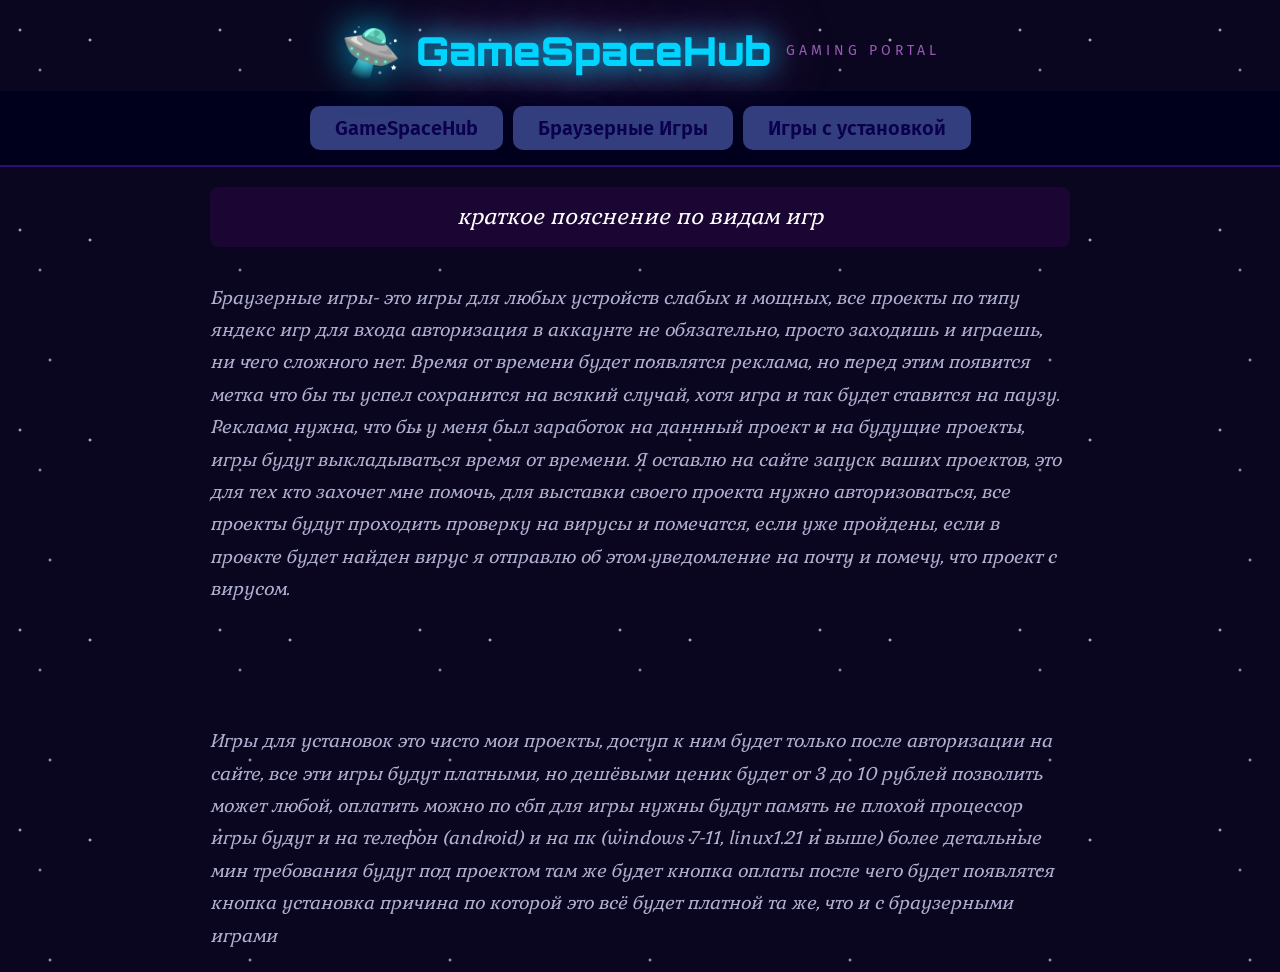
<file: index.html>
<!DOCTYPE html>
<html lang="ru">
<head>
    <meta charset="UTF-8">
    <meta name="viewport" content="width=device-width, initial-scale=1.0">
    <title>GamespaceHub</title>
    <link rel="stylesheet" href="assets/style_home.css">
    <link rel="icon" href="/GameSpaceHub/favicon.ico">
</head>
<body>
    <div id="logo">
        <span class="icon">🛸</span>
        <span class="main">GameSpaceHub</span>
        <span class="sub">Gaming Portal</span>
    </div>
    <div id="head">
        <a href="#" onclick="getProfile()" class="home" id="home">GameSpaceHub</a>  
        <a href="game_home1.html" class="home">Браузерные Игры</a>
        <a href="#" class="home">Игры с установкой</a>
    </div>
    <div id="profil">  <!-- выползающий список  -->
        <div id="justify">
            <h3 id="name"></h3> <!-- имя пользователя (его логин)  -->
            <h3 id="email"></h3> <!-- почта пользователя -->
            <h3 id="date"></h3> <!-- дата регистрации акка -->
        </div>
    </div>
    <div id="main_text">
        <p class="line">краткое пояснение по видам игр</p>
        <em>Браузерные игры- это игры для любых устройств слабых и мощных, все проекты по типу яндекс игр для входа авторизация в аккаунте не обязательно, просто заходишь и играешь, ни чего сложного нет. Время от времени будет появлятся реклама, но перед этим появится метка что бы ты успел сохранится на всякий случай, хотя игра и так будет ставится на паузу. Реклама нужна, что бы у меня был заработок на даннный проект и на будущие проекты,
            игры будут выкладываться время от времени. Я оставлю на сайте запуск ваших проектов, это для тех кто захочет мне помочь, для выставки своего проекта нужно авторизоваться, все проекты будут проходить проверку на вирусы и помечатся, если уже пройдены, если в проекте будет найден вирус я отправлю об этом уведомление на почту
            и помечу, что проект с вирусом.
        </em>
        <pre>

        </pre>
        <em>Игры для установок это чисто мои проекты, доступ к ним будет только после авторизации на сайте, все эти игры будут платными, но дешёвыми ценик будет от 3 до 10 рублей позволить может любой, оплатить можно по сбп для игры нужны будут память не плохой процессор игры будут и на телефон (android) и на пк (windows 7-11, linux1.21 и выше) более детальные мин требования будут под проектом там же будет кнопка оплаты после чего будет появлятся кнопка установка
            причина по которой это всё будет платной та же, что и с браузерными играми
        </em>
    </div>
    <script src="backend.js"></script>
    
</body>
</html>
</file>
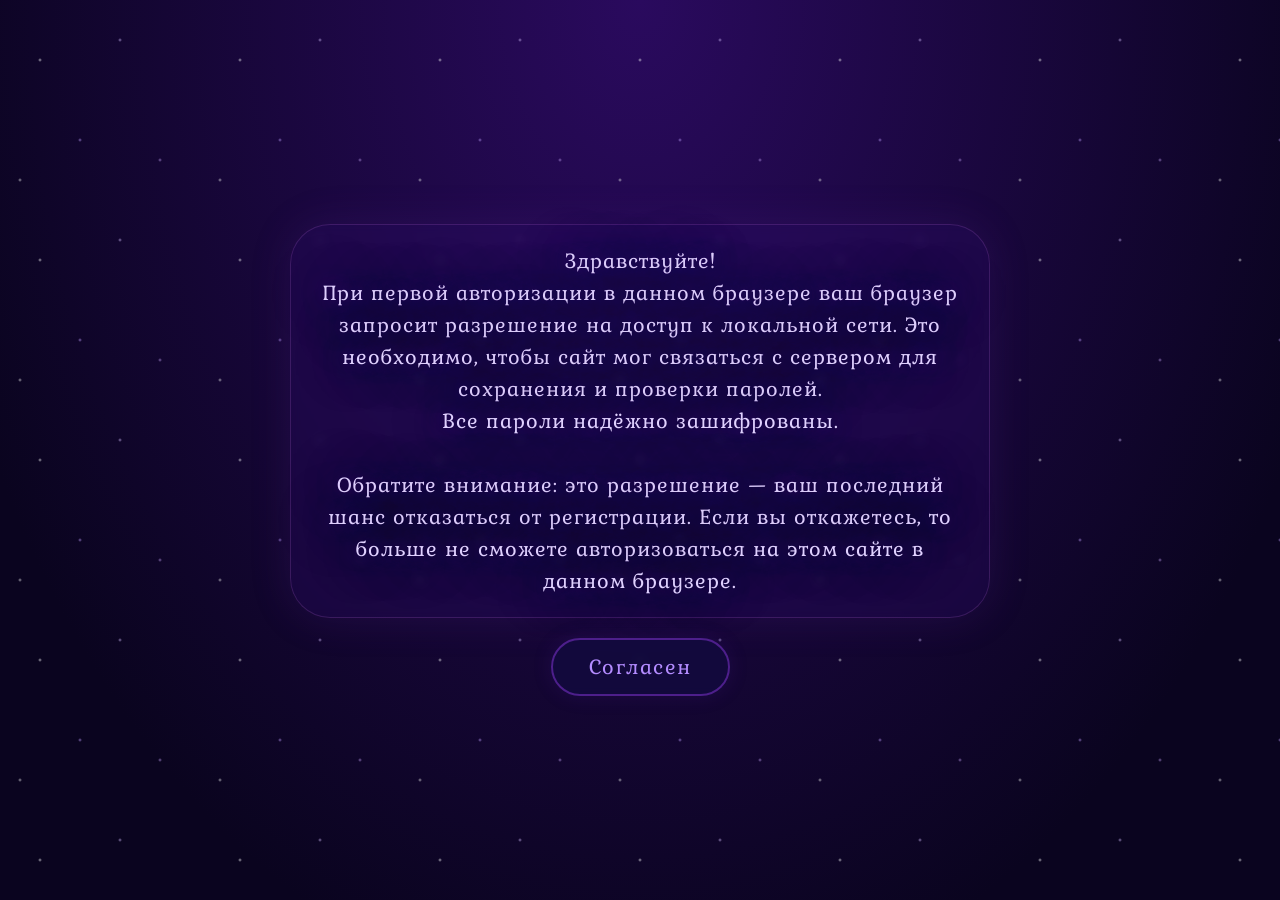
<file: backend/регистрационная форма/attention.html>
<!DOCTYPE html>
<html lang="en">
<head>
    <meta charset="UTF-8">
    <meta name="viewport" content="width=device-width, initial-scale=1.0">
    <title>Внимание</title>
    <link rel="stylesheet" href="attention.css">
    <link rel="icon" href="../../GameSpaceHub/favicon.ico">
</head>
<body>
    <h3>Здравствуйте!<br>При первой авторизации в данном браузере ваш браузер запросит разрешение на доступ к локальной сети. Это необходимо, чтобы сайт мог связаться с сервером для сохранения и проверки паролей.<br> Все пароли надёжно зашифрованы.<br><br>Обратите внимание: это разрешение — ваш последний шанс отказаться от регистрации. Если вы откажетесь, то больше не сможете авторизоваться на этом сайте в данном браузере.  </h3>
    <button onclick="window.location.href='form_regist.html'">Согласен</button>

</body>
</html>
</file>
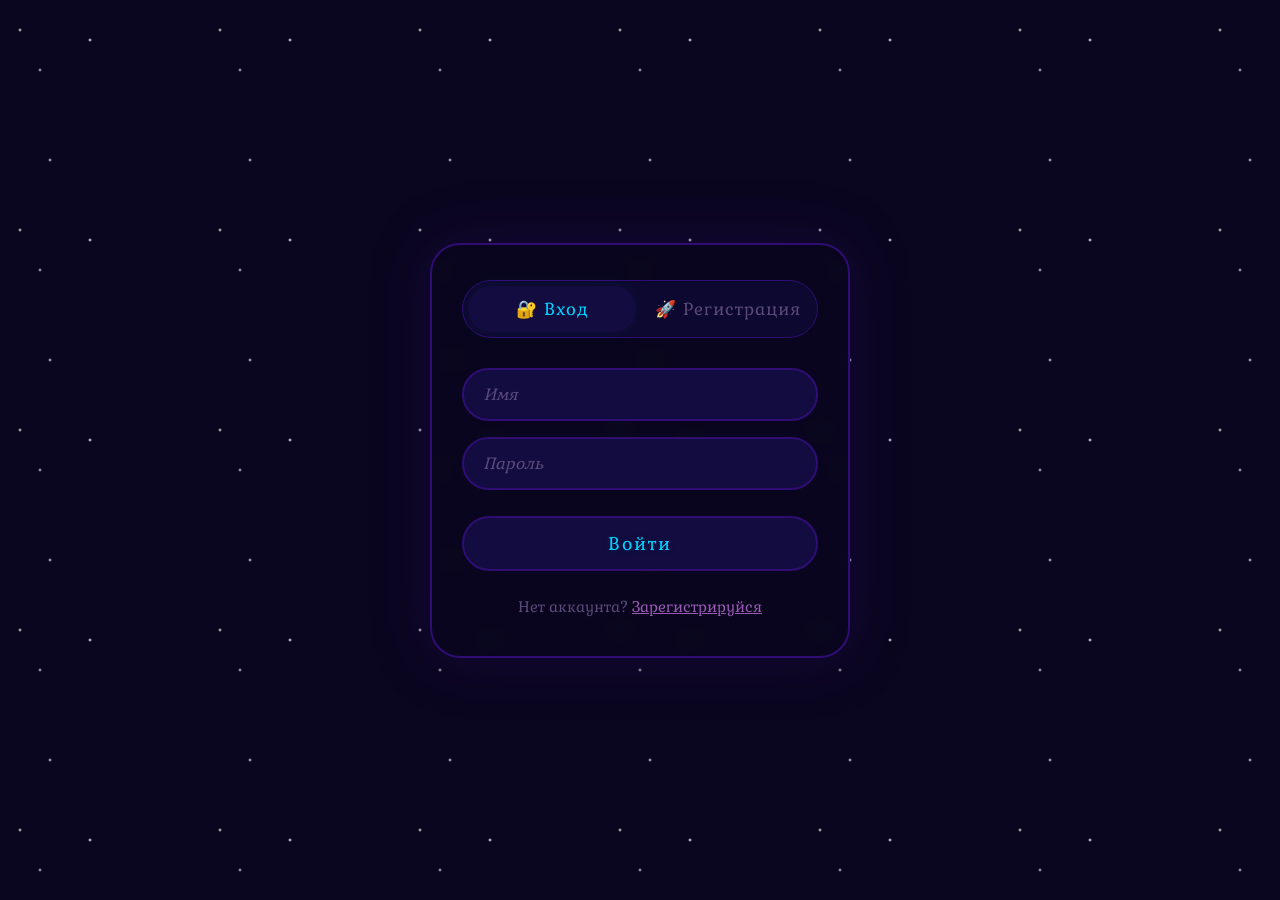
<file: backend/регистрационная форма/form_regist.html>
<!DOCTYPE html>
<html lang="ru">
<head>
    <meta charset="UTF-8">
    <meta name="viewport" content="width=device-width, initial-scale=1.0">
    <title>GameSpaceHub — Вход</title>
    <link rel="stylesheet" href="form_regist.css">
    <link rel="icon" href="../../GameSpaceHub/favicon.ico">
</head>
<body>

<div class="auth-container">

    <!-- Переключатель режимов -->
    <div class="auth-tabs">
        <button class="tab active" data-mode="login">🔐 Вход</button>
        <button class="tab" data-mode="register">🚀 Регистрация</button>
    </div>

    <!-- ФОРМА ВХОДА -->
    <form id="loginForm" class="auth-form active">
        <input type="text" id="loginUsername" placeholder="Имя" autocomplete="username" required>
        <input type="password" id="loginPassword" placeholder="Пароль"  autocomplete="current-password" required>
        <button type="submit">Войти</button>
        <p>Нет аккаунта? <span class="switch-link" data-target="register">Зарегистрируйся</span></p>
    </form>

    <!-- ФОРМА РЕГИСТРАЦИИ -->
    <form id="registerForm" class="auth-form">
        <input type="text" id="regUsername" placeholder="Имя" autocomplete="username" required>
        <input type="password" id="regPassword" placeholder="Пароль" autocomplete="current-password" required>
        <input type="email" id="regEmail" placeholder="Email">
        <input type="date" id="regBirthDate" required>
        <button type="submit">Зарегистрироваться</button>
        <p>Уже есть аккаунт? <span class="switch-link" data-target="login">Войти</span></p>
    </form>

</div>

<script src="form_regist.js"></script>
</body>
</html>
</file>
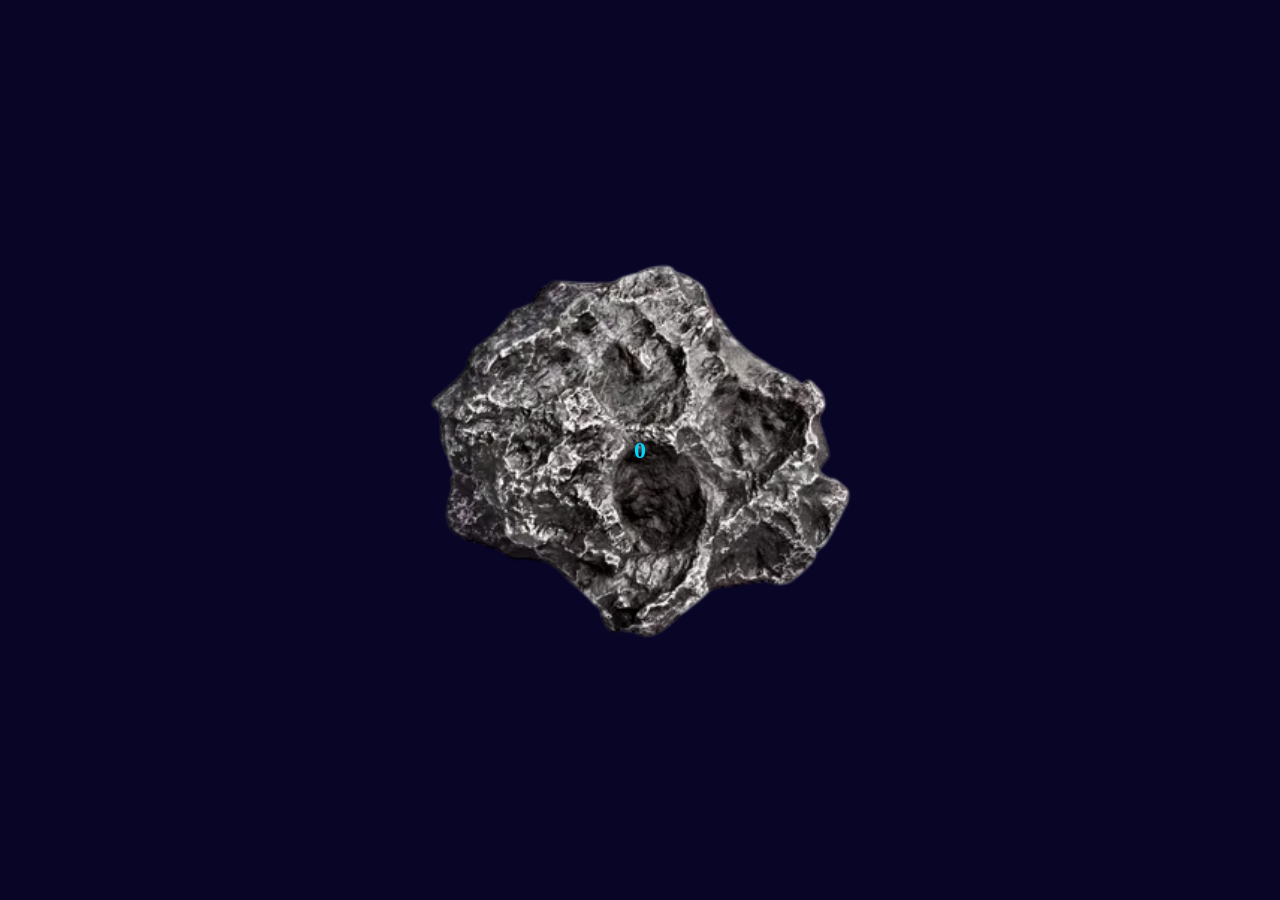
<file: game_browser/cliker/cliker.html>
<!DOCTYPE html>
<html lang="ru">
<head>
    <meta charset="UTF-8">
    <meta name="viewport" content="width=device-width, initial-scale=1.0">
    <title>Кликер</title>
    <link rel="stylesheet" href="cliker.css">
    <link rel="icon" href="/GameSpaceHub/favicon.ico">
</head>
    <body>
    <div id="one" onclick="scores()">
        <img src="img/метеорит.png" alt="" id="meteor">
        <h3 id="score">0</h3>
    </div>
    <script src="cliker.js"></script>
</body>
</html>
</file>
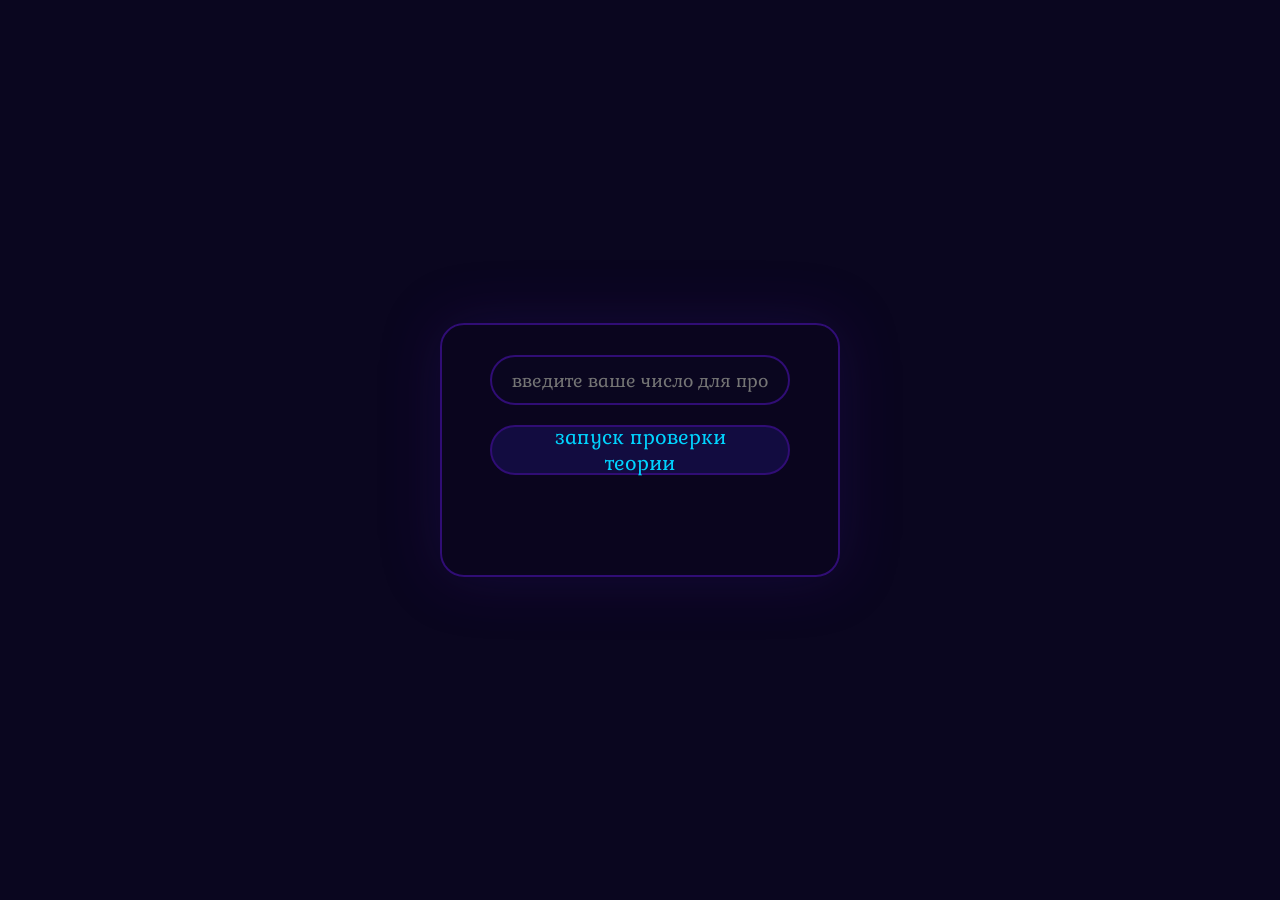
<file: game_browser/luky_num/luky_num.html>
<!DOCTYPE html>
<html lang="en">
<head>
    <meta charset="UTF-8">
    <meta name="viewport" content="width=device-width, initial-scale=1.0">
    <title>Угадай число</title>
    <link rel="stylesheet" href="luky_num.css">
    <link rel="icon" href="../../favicon.ico">
</head>
<body>
    
    <div id="game_space">
        <input type="text" placeholder="введите ваше число для проверки теории" id="theory">
        <button onclick="test(this)" id="pusk">запуск проверки теории</button>
        <h3 id="answer"></h3>
    </div>
    <script src="luky_num.js"></script>
</body>
</html>
</file>
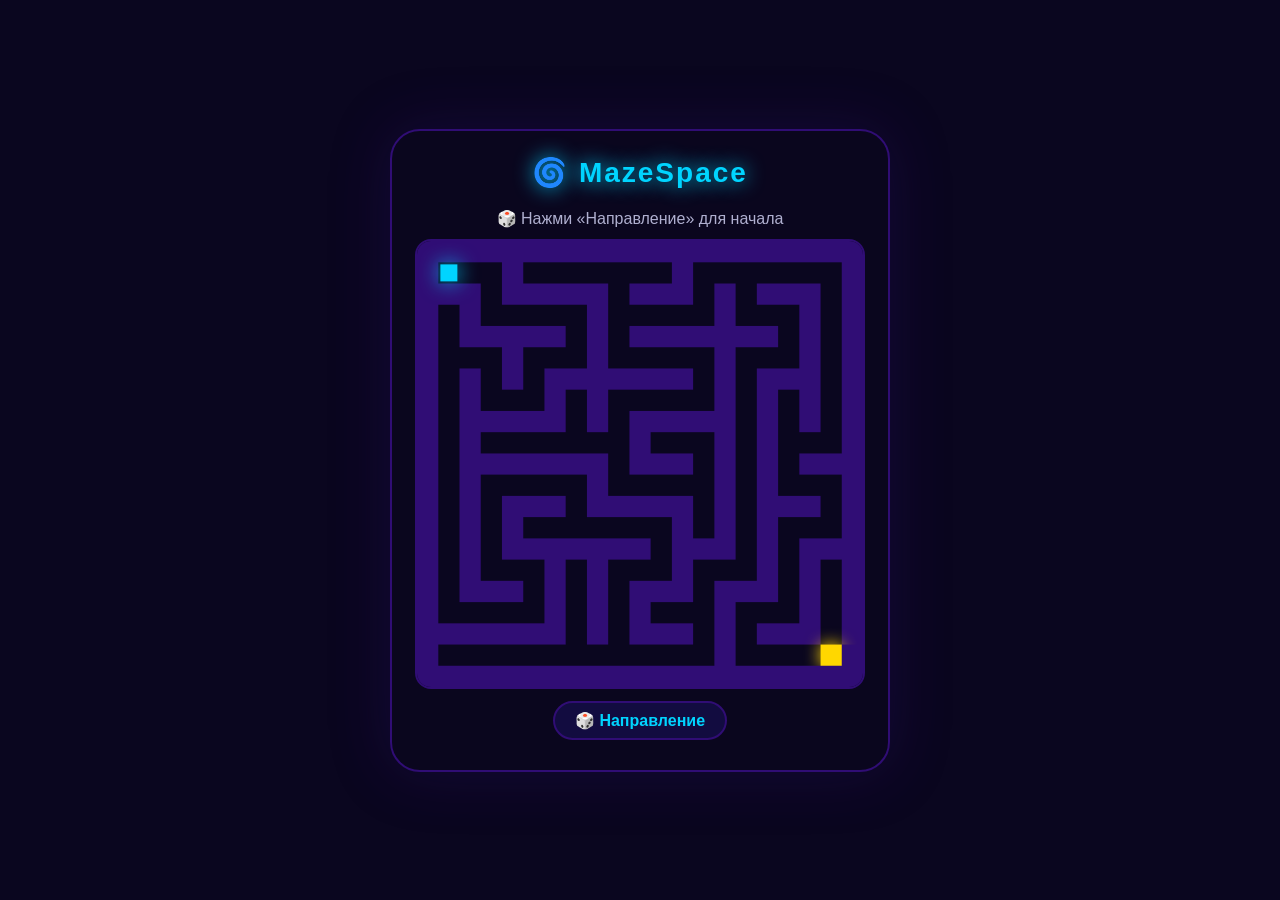
<file: game_browser/mazespace/mazespace.html>
<!DOCTYPE html>
<html lang="ru">
<head>
    <meta charset="UTF-8">
    <meta name="viewport" content="width=device-width, initial-scale=1.0">
    <title>MazeSpace</title>
    <link rel="stylesheet" href="mazespace.css">
    <link rel="icon" href="/GameSpaceHub/favicon.ico">
</head>
<body>
    <div id="game">
        <h1>🌀 MazeSpace</h1>
        <div id="status">🎲 Нажми на старт</div>
        <canvas id="mazeCanvas"></canvas>
        <div id="controls">
            <button id="rollBtn" onclick="rollDirection()">🎲 Направление</button>
            <button id="skipBtn" onclick="skipTurn()">⏭ Реран</button>
            <button id="resetBtn" onclick="resetGame()">Рестарт</button>
        </div>
        <div class="row-buttons" id="column">
            <button class="dir-btn" id="upBtn">▲</button>
            <button class="dir-btn" id="downBtn">▼</button>
        </div>
        <div class="row-buttons" id="row">
            <button class="dir-btn" id="leftBtn">◀</button>
            <button class="dir-btn" id="rightBtn">▶</button>
        </div>
    </div>

    <script src="mazespace.js"></script>
</body>
</html>
</file>
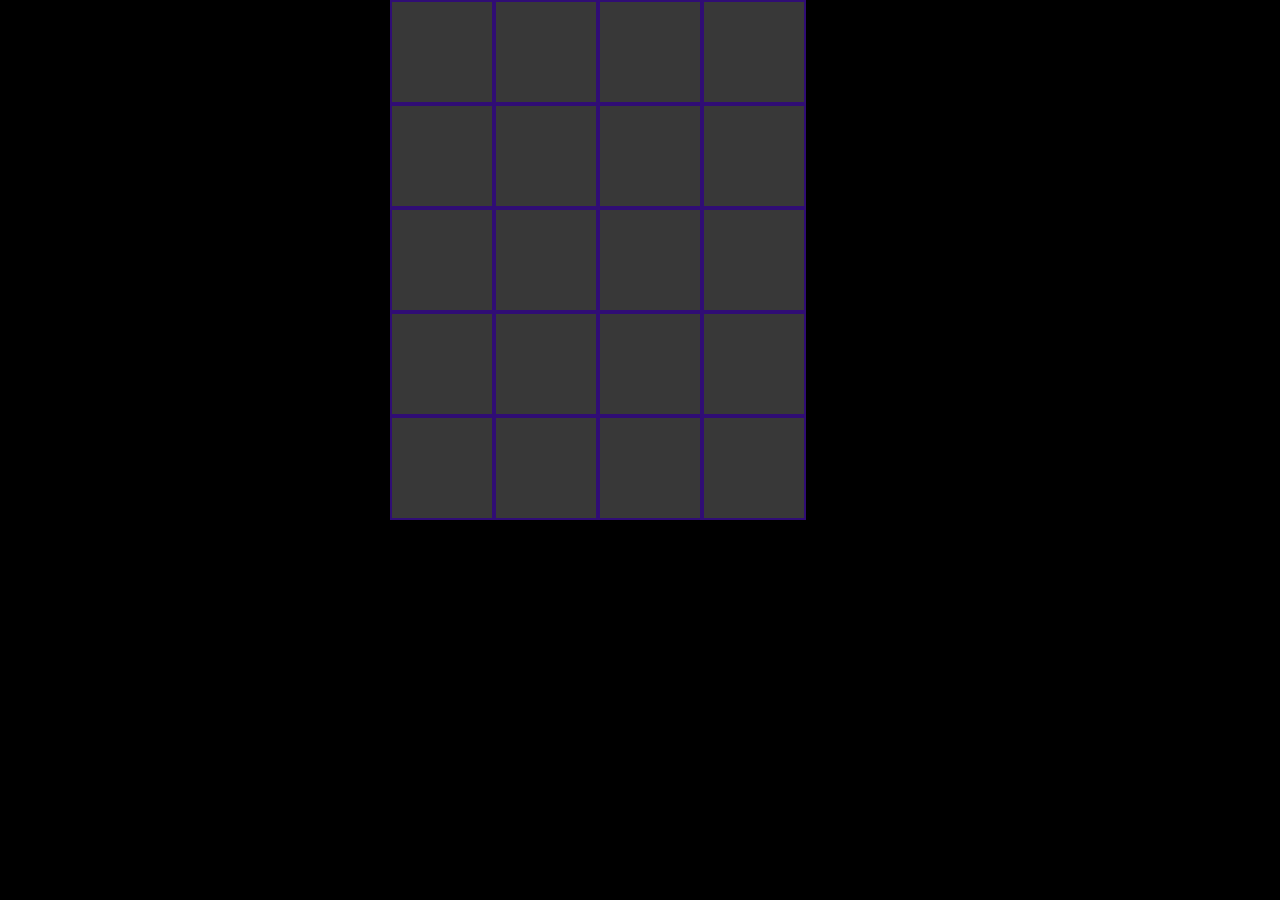
<file: game_browser/memory-match/memory-match.html>
<!DOCTYPE html>
<html lang="ru">
<head>
    <meta charset="UTF-8">
    <meta name="viewport" content="width=device-width, initial-scale=1.0">
    <title>Найди пару</title>
    <link rel="stylesheet" href="memory-match.css">
    <link rel="icon" href="/GameSpaceHub/favicon.ico">
</head>
<body>
    <div id="pole">
        <div class="pole" onclick="add(this)" data-index="0"></div>
        <div class="pole" onclick="add(this)" data-index="0"></div>
        <div class="pole" onclick="add(this)" data-index="0"></div>
        <div class="pole" onclick="add(this)" data-index="0"></div>
        <div class="pole" onclick="add(this)" data-index="0"></div>
        <div class="pole" onclick="add(this)" data-index="0"></div>
        <div class="pole" onclick="add(this)" data-index="0"></div>
        <div class="pole" onclick="add(this)" data-index="0"></div>
        <div class="pole" onclick="add(this)" data-index="0"></div>
        <div class="pole" onclick="add(this)" data-index="0"></div>
        <div class="pole" onclick="add(this)" data-index="0"></div>
        <div class="pole" onclick="add(this)" data-index="0"></div>
        <div class="pole" onclick="add(this)" data-index="0"></div>
        <div class="pole" onclick="add(this)" data-index="0"></div>
        <div class="pole" onclick="add(this)" data-index="0"></div>
        <div class="pole" onclick="add(this)" data-index="0"></div>
        <div class="pole" onclick="add(this)" data-index="0"></div>
        <div class="pole" onclick="add(this)" data-index="0"></div>
        <div class="pole" onclick="add(this)" data-index="0"></div>
        <div class="pole" onclick="add(this)" data-index="0"></div>

    </div>
    <h4 id="score"></h4>
    <script src="memory-match.js"></script>
</body>
</html>
</file>
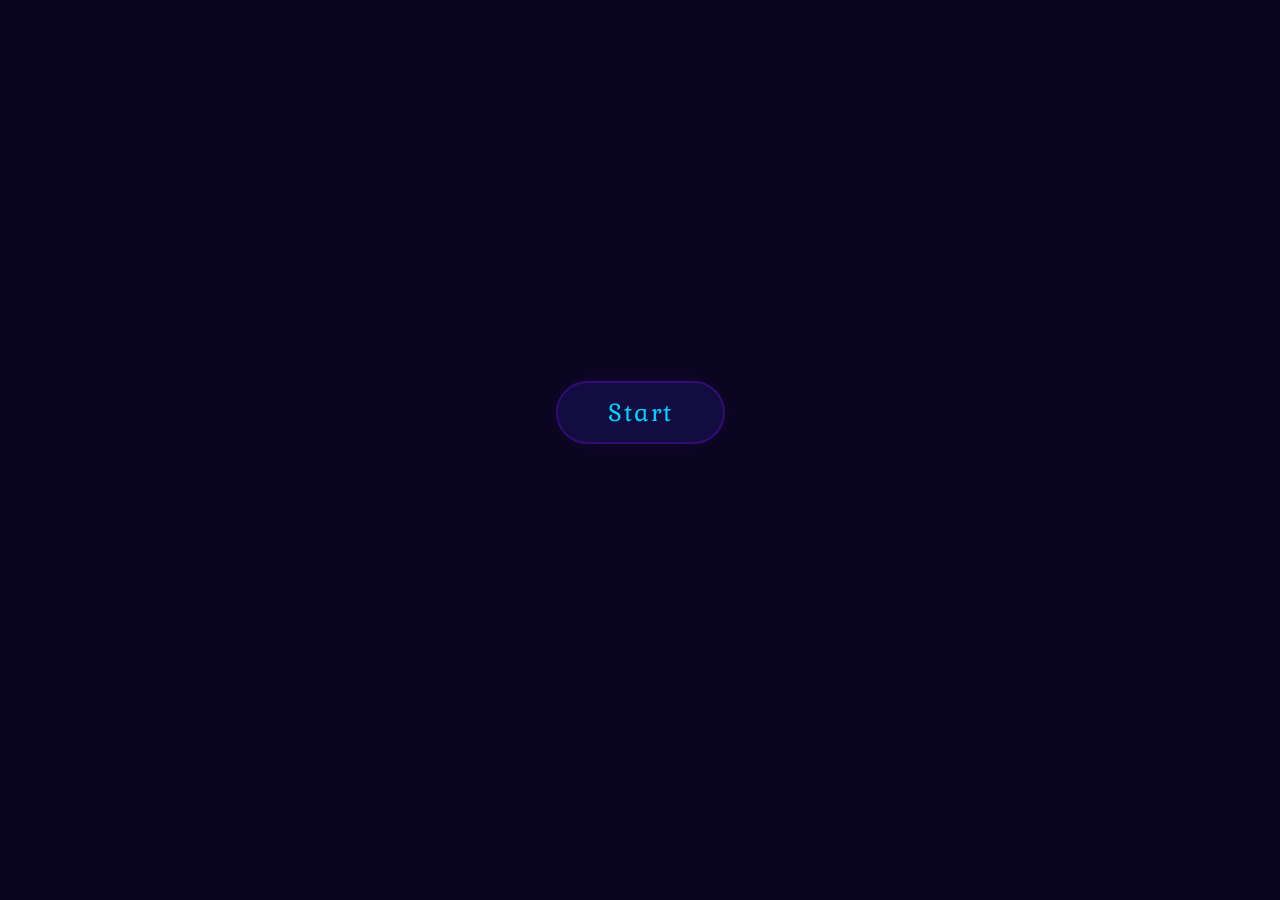
<file: game_browser/NovaBounce/novabounce.html>
<!DOCTYPE html>
<html lang="en">
<head>
    <meta charset="UTF-8">
    <meta name="viewport" content="width=device-width, initial-scale=1.0">
    <title>Отскок сверхновой</title>
    <link rel="stylesheet" href="NovaBounce.css">
    <link rel="icon" href="../../favicon.ico">
</head>
<body>
    <button id="start" onclick="start(this)">Start</button>
    <h3 id="score"></h3>
    <canvas id="canvas" width="500px" height="500px"></canvas>
    <script src="NovaBounce.js"></script>
</body>
</html>
</file>
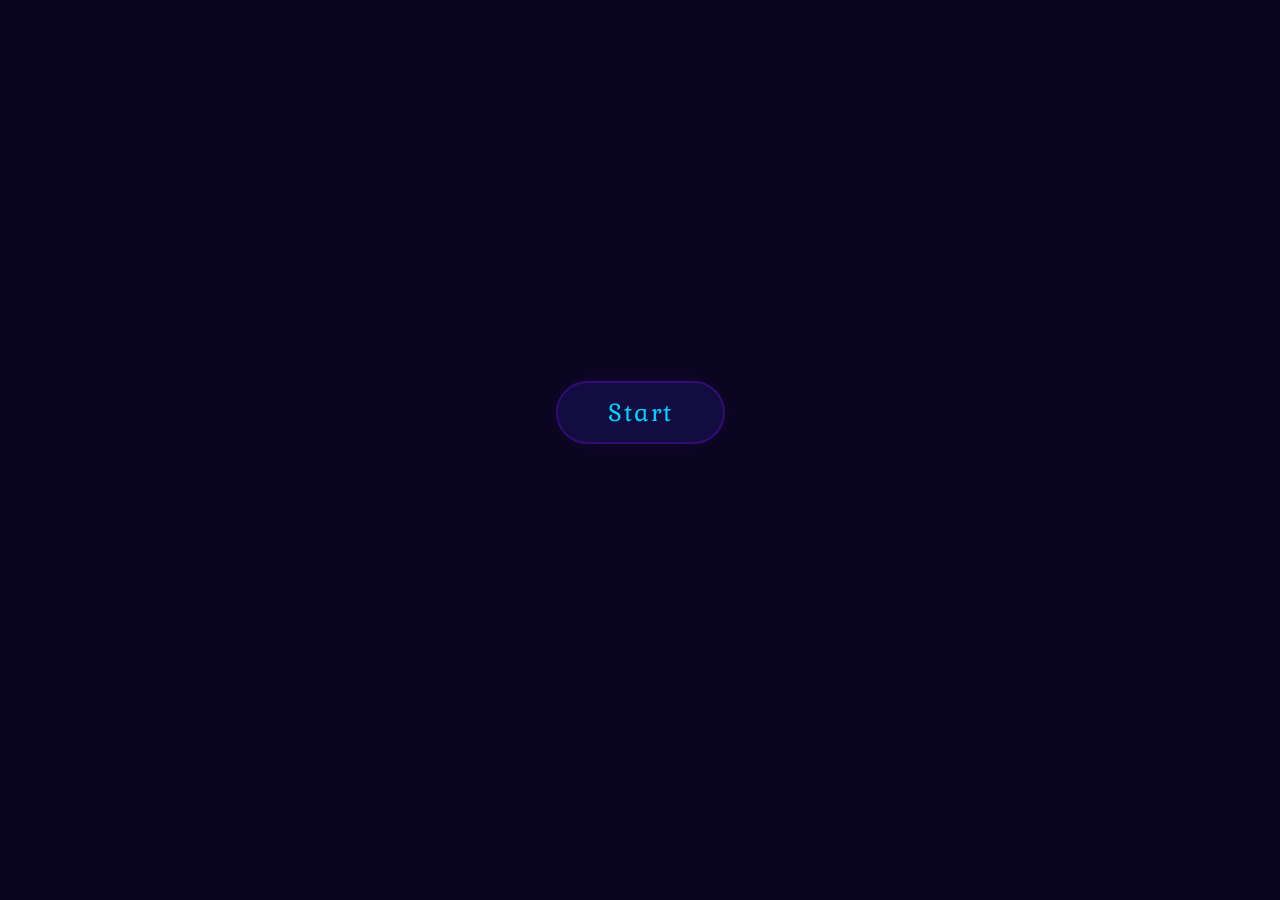
<file: game_browser/NovaBounce/NovaBounce.html>
<!DOCTYPE html>
<html lang="en">
<head>
    <meta charset="UTF-8">
    <meta name="viewport" content="width=device-width, initial-scale=1.0">
    <title>Отскок сверхновой</title>
    <link rel="stylesheet" href="NovaBounce.css">
    <link rel="icon" href="../../favicon.ico">
</head>
<body>
    <button id="start" onclick="start(this)">Start</button>
    <h3 id="score"></h3>
    <canvas id="canvas" width="500px" height="500px"></canvas>
    <script src="NovaBounce.js"></script>
</body>
</html>
</file>
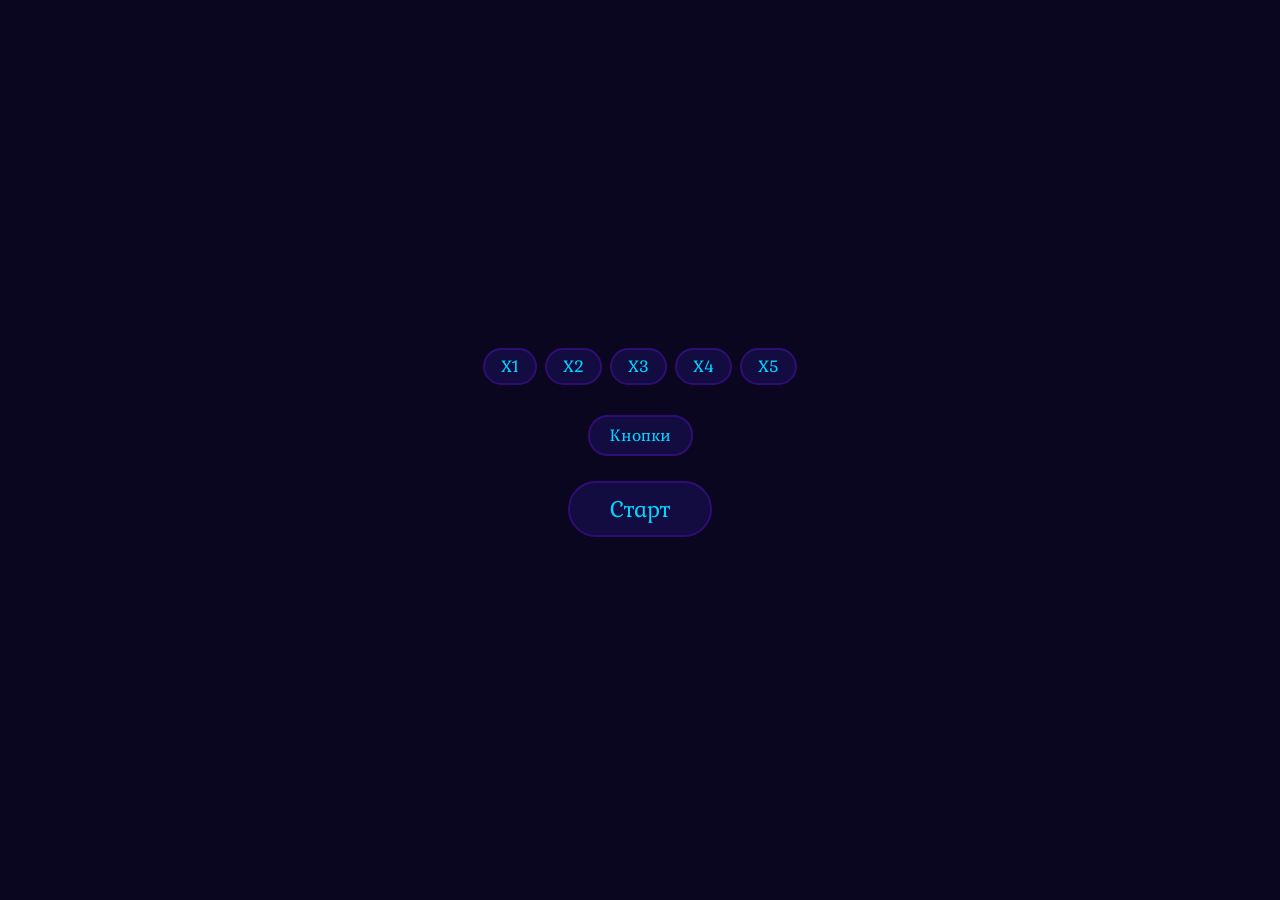
<file: game_browser/python/python.html>
<!DOCTYPE html>
<html lang="ru">
<head>
    <meta charset="UTF-8">
    <meta name="viewport" content="width=device-width, initial-scale=1.0">
    <title>космочервь</title>
    <link rel="icon" href="../../favicon.ico">
    <link rel="stylesheet" href="python.css">
</head>
<body>

    <div id="setting">
        <div id="speed">
            <button id="x1" onclick="speed(this)">X1</button>
            <button id="x2" onclick="speed(this)">X2</button>
            <button id="x3" onclick="speed(this)">X3</button>
            <button id="x4" onclick="speed(this)">X4</button>
            <button id="x5" onclick="speed(this)">X5</button>
        </div>
        <button onclick="toggleButtons()" id="toggleBtn">Кнопки</button>
        <button id="start" onclick="start(this)">Старт</button>
    </div>


    
    <canvas id="snake" width="500" height="500"></canvas>
    <h3 id="score">0</h3>
     <div id="contein">
        <button id="up" onclick="side(this)">▲</button>
        <div>
            <button id="left" onclick="side(this)">◄</button>
            <button id="down" onclick="side(this)">▼</button>
            <button id="right" onclick="side(this)">►</button>
        </div>
    </div>

    <script src="python.js"></script>
    
</body>
</html>
</file>
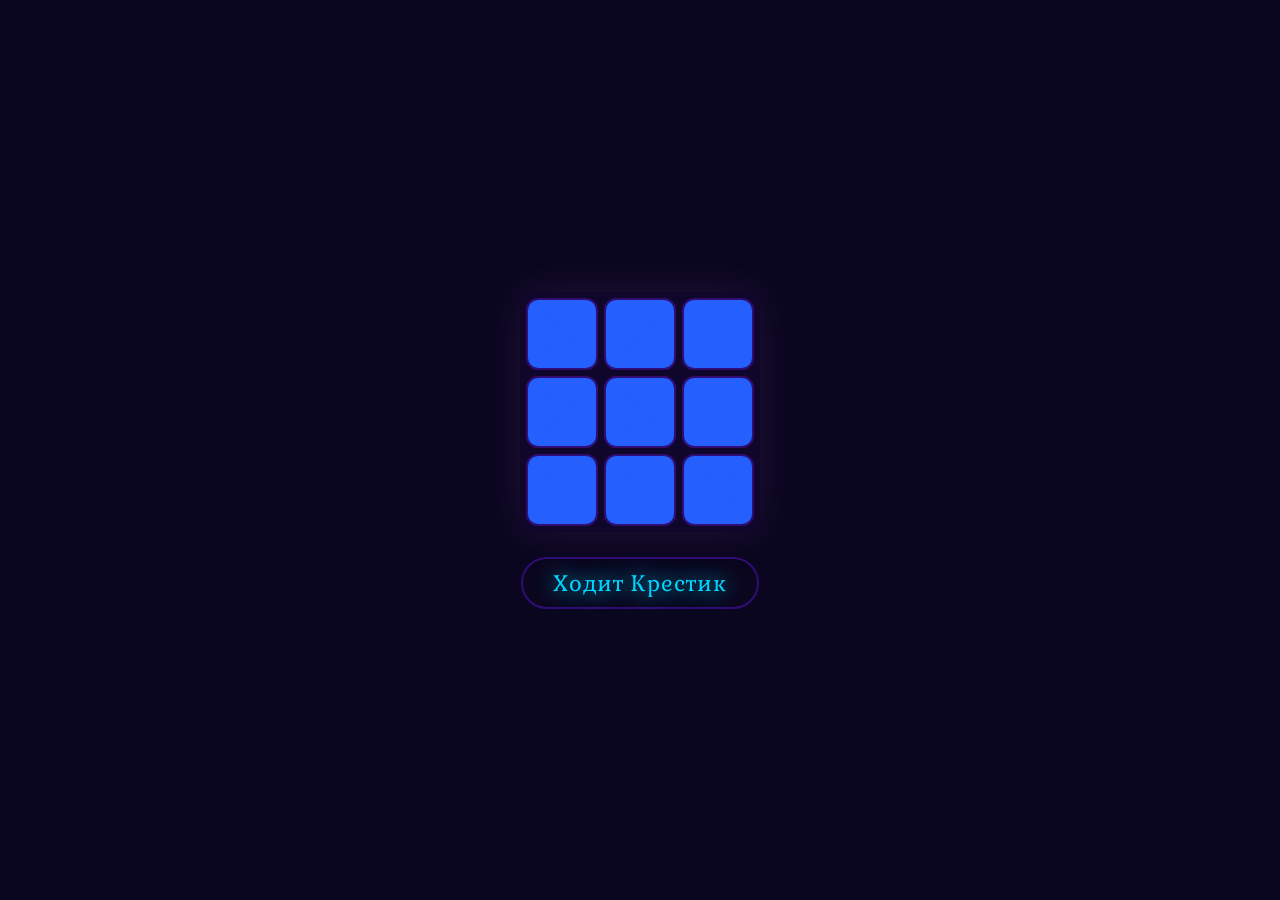
<file: game_browser/tic-tuc-toe/tic-tuc-toe.html>
<!DOCTYPE html>
<html lang="ru">
<head>
    <meta charset="UTF-8">
    <meta name="viewport" content="width=device-width, initial-scale=1.0">
    <title>Крестики Нолики</title>
    <link rel="stylesheet" href="tic-tuc-toe.css">
    <link rel="icon" href="/GameSpaceHub/favicon.ico">
</head>
<body>
    <div id="status">
        <div id="grid">
        <img src="img/пустая клетка.png" alt="none" id="one" class="grid" data-value="3" onclick="hod(this)"></img>
        <img src="img/пустая клетка.png" alt="none" id="two" class="grid" data-value="3" onclick="hod(this)"></img>
        <img src="img/пустая клетка.png" alt="none" id="three" class="grid" data-value="3" onclick="hod(this)"></img>
        <img src="img/пустая клетка.png" alt="none" id="four" class="grid" data-value="3" onclick="hod(this)"></img>
        <img src="img/пустая клетка.png" alt="none" id="five" class="grid" data-value="3" onclick="hod(this)"></img>
        <img src="img/пустая клетка.png" alt="none" id="six" class="grid" data-value="3" onclick="hod(this)"></img>
        <img src="img/пустая клетка.png" alt="none" id="seven" class="grid" data-value="3" onclick="hod(this)"></img>
        <img src="img/пустая клетка.png" alt="none" id="eich" class="grid" data-value="3" onclick="hod(this)"></img>
        <img src="img/пустая клетка.png" alt="none" id="nine" class="grid" data-value="3" onclick="hod(this)"></img>
    </div>
    <p id="des_hd"></p>
    </div>
    <script src="tic-tuc-toe.js"></script>
</body>
</html>
</file>
<file: assets/style_home.css>
@import url('https://fonts.googleapis.com/css2?family=Fira+Sans:ital,wght@0,100;0,200;0,300;0,400;0,500;0,600;0,700;0,800;0,900;1,100;1,200;1,300;1,400;1,500;1,600;1,700;1,800;1,900&family=Gabriela&family=Literata:ital,opsz,wght@0,7..72,200..900;1,7..72,200..900&family=Nabla&family=Orbitron:wght@400..900&family=Roboto:ital,wght@0,100..900;1,100..900&display=swap');

* {
    margin: 0;
    padding: 0;
    box-sizing: border-box;
}

html, body {
    max-width: 100%;
    overflow-x: hidden;
    margin: 0;
    padding: 0;
    min-height: 100vh;
    background: #0A061F;
    background-image: radial-gradient(2px 2px at 20px 30px, #eee, rgba(0,0,0,0)),
                      radial-gradient(2px 2px at 40px 70px, rgba(255,255,255,0.8), rgba(0,0,0,0)),
                      radial-gradient(2px 2px at 50px 160px, #ddd, rgba(0,0,0,0)),
                      radial-gradient(2px 2px at 90px 40px, #fff, rgba(0,0,0,0));
    background-size: 200px 200px;
    background-repeat: repeat;
}

/* ===== ЛОГОТИП ===== */
#logo {
    display: flex;
    align-items: center;
    justify-content: center;
    gap: 15px;
    font-family: 'Orbitron', sans-serif;
    padding: 20px 0 10px 0;
    background: transparent;
    flex-wrap: nowrap;
}

.icon {
    font-size: 48px;
    filter: drop-shadow(0 0 20px #00D4FF);
    flex-shrink: 0;
}

.main {
    font-size: 40px;
    font-weight: 900;
    color: #00D4FF;
    text-shadow: 0 0 30px #00D4FF, 0 0 60px #9B59B6;
}

.sub {
    font-size: 14px;
    color: #9B59B6;
    letter-spacing: 4px;
    text-transform: uppercase;
    font-family: 'Fira Sans', sans-serif;
}

/* ===== ШАПКА ===== */
#head {
    font-family: 'Fira Sans', sans-serif;
    background: #00001C;
    padding: 15px 0;
    text-align: center;
    display: flex;
    flex-wrap: wrap;
    justify-content: center;
    gap: 10px;
    border-bottom: 2px solid #300D75;
}

.home {
    background: #323E7D;
    color: #0A004D;
    font-size: 20px;
    padding: 10px 25px;
    border-radius: 10px;
    text-decoration: none;
    font-weight: 600;
    transition: 0.3s;
    min-width: 150px;
    font-family: 'Fira Sans', sans-serif;
}
.home:hover {
    color: #8b77e0;
    text-decoration: underline;
}

/* ===== ПРОФИЛЬ ===== */
#profil {
    display: none;
    flex-direction: column;
    align-items: center;
    justify-content: center;
    font-size: 24px;
    background: rgba(10, 6, 31, 0.95);
    border: 2px solid #9B59B6;
    border-radius: 30px;
    width: 90%;
    height: 40vh;
    margin: 20px auto;
    color: #b0b0d0;
    box-shadow: 0 0 60px rgba(155, 89, 182, 0.2);
    backdrop-filter: blur(4px);
    padding: 30px;
}

#profil dev h3 {
    color: #00D4FF;
    font-family: 'Literata', sans-serif;
    font-size: 20px;
    margin: 8px 0;
    text-shadow: 0 0 20px rgba(0, 212, 255, 0.1);
    text-align: left;
    
}


#profil h3:first-child {
    color: #FFD700;
    font-size: 26px;
    text-shadow: 0 0 30px rgba(255, 215, 0, 0.2);
}

/* ===== ОСНОВНОЙ ТЕКСТ ===== */
#main_text {
    display: grid;
    gap: 20px;
    background: transparent;
    color: #b0b0d0;
    padding: 20px;
    font-family: 'Gabriela', sans-serif;
    font-size: 18px;
    line-height: 1.8;
    max-width: 900px;
    margin: 0 auto;
}

.line {
    font-family: 'Gabriela', sans-serif;
    background: #1A0533;
    font-style: italic;
    text-align: center;
    font-size: 22px;
    padding: 10px;
    border-radius: 8px;
    color: #ffffff;
}

em {
    display: block;
    margin-top: 15px;
    font-style: italic;
}

/* ===== АДАПТАЦИЯ ПОД ТЕЛЕФОН ===== */
@media (max-width: 600px) {
    #logo {
        flex-wrap: wrap;
        justify-content: center;
        gap: 5px;
        padding: 10px 0;
        width: 100%;
        box-sizing: border-box;
    }

    .icon {
        font-size: 28px !important;
        flex-shrink: 0;
    }

    .main {
        font-size: 22px !important;
        text-align: center;
        flex: 1 1 100%;
        max-width: 90%;
        word-break: break-word;
    }

    .sub {
        font-size: 12px !important;
        letter-spacing: 2px;
        text-align: center;
        width: 100%;
    }

    #head {
        flex-direction: column;
        align-items: center;
        padding: 15px;
    }

    .home {
        width: 100%;
        max-width: 300px;
        font-size: 18px;
        text-align: center;
    }

    #profil {
        height: auto;
        min-height: 200px;
        padding: 20px;
        margin: 15px auto;
    }

    #profil h3 {
        font-size: 14px;
    }

    #profil h3:first-child {
        font-size: 22px;
    }

    #main_text {
        font-size: 15px;
        padding: 15px;
        line-height: 1.6;
    }

    .line {
        font-size: 17px;
        padding: 10px;
    }
}
</file>
<file: backend/регистрационная форма/attention.css>
@import url('https://fonts.googleapis.com/css2?family=Fira+Sans:ital,wght@0,100;0,200;0,300;0,400;0,500;0,600;0,700;0,800;0,900;1,100;1,200;1,300;1,400;1,500;1,600;1,700;1,800;1,900&family=Gabriela&family=Literata:ital,opsz,wght@0,7..72,200..900;1,7..72,200..900&family=Nabla&family=Orbitron:wght@400..900&family=Roboto:ital,wght@0,100..900;1,100..900&display=swap');

/* ===== СБРОС ===== */
* {
    margin: 0;
    padding: 0;
    box-sizing: border-box;
}

/* ===== ТЕЛО ===== */
body {
    display: flex;
    flex-direction: column;
    align-items: center;
    justify-content: center;
    min-height: 100vh;
    background: radial-gradient(ellipse at 50% 0%, #2a0a5e, #0a041f 80%);
    color: #eeddff;
    font-family: "Gabriela", serif;
    font-size: 18px;
    padding: 20px;
    position: relative;
}

/* ===== МАГИЧЕСКИЙ ФОН (звёзды) ===== */
body::before {
    content: '';
    position: fixed;
    top: 0;
    left: 0;
    width: 100%;
    height: 100%;
    background: radial-gradient(2px 2px at 20% 30%, #fff, rgba(0,0,0,0)),
                radial-gradient(2px 2px at 40% 70%, #bfa0ff, rgba(0,0,0,0)),
                radial-gradient(2px 2px at 60% 20%, #d4bfff, rgba(0,0,0,0)),
                radial-gradient(2px 2px at 80% 80%, #c0a0f0, rgba(0,0,0,0)),
                radial-gradient(2px 2px at 10% 90%, #eee, rgba(0,0,0,0));
    background-repeat: repeat;
    background-size: 200px 200px;
    opacity: 0.6;
    z-index: 0;
    pointer-events: none;
}

/* ===== ВСЁ, ЧТО ПОВЕРХ ФОНА ===== */
body > * {
    position: relative;
    z-index: 1;
}

/* ===== ЗАГОЛОВКИ ===== */
h1, h2, h3 {
    color: #e0d1ff;
    text-shadow: 0 0 20px #471588, 0 0 60px #19023f;
    font-weight: 400;
    letter-spacing: 1px;
}

h3 {
    width: 90%;
    max-width: 700px;
    text-align: center;
    margin: 20px auto;
    font-size: 20px;
    line-height: 1.6;
    background: rgba(48, 13, 117, 0.25);
    backdrop-filter: blur(4px);
    padding: 20px 25px;
    border-radius: 40px;
    border: 1px solid rgba(155, 89, 182, 0.25);
    box-shadow: 0 0 40px rgba(90, 40, 150, 0.2);
}

/* ===== КНОПКИ ===== */
button {
    padding: 14px 36px;
    background: rgba(18, 12, 64, 0.7);
    color: #b48cff;
    border: 2px solid #4d1f8b;
    border-radius: 50px;
    cursor: pointer;
    font-family: 'Gabriela', serif;
    font-size: 20px;
    font-weight: 400;
    letter-spacing: 1.5px;
    transition: 0.3s ease;
    text-align: center;
    backdrop-filter: blur(4px);
    box-shadow: 0 0 20px rgba(90, 40, 180, 0.15);
    min-width: 160px;
}

button:hover,
button:focus {
    border-color: #b57aff;
    background: rgba(48, 13, 117, 0.6);
    color: #ffffff;
    box-shadow: 0 0 40px #8a4fd0, 0 0 80px #4a1f8b;
    transform: scale(1.03);
    outline: none;
}

button:active {
    transform: scale(0.94);
    box-shadow: 0 0 20px #7a3fc0;
}


/* ===== АДАПТИВ ===== */
@media (max-width: 600px) {
    body {
        font-size: 16px;
        padding: 12px;
    }
    h3 {
        font-size: 17px;
        padding: 16px 18px;
        width: 95%;
    }
    button {
        font-size: 17px;
        padding: 12px 26px;
        min-width: 130px;
    }
    input {
        font-size: 15px;
        padding: 12px 18px;
    }
    .container, .card, .auth-box {
        padding: 28px 18px;
        border-radius: 30px;
    }
}

/* ===== ДОПОЛНИТЕЛЬНАЯ МАГИЯ (анимация пульсации) ===== */
@keyframes softGlow {
    0% { text-shadow: 0 0 10px #5a2a9a; }
    50% { text-shadow: 0 0 30px #9b59b6, 0 0 60px #4a1f8b; }
    100% { text-shadow: 0 0 10px #5a2a9a; }
}

h1, .glow {
    animation: softGlow 4s infinite ease-in-out;
}
</file>
<file: backend/регистрационная форма/form_regist.css>
@import url('https://fonts.googleapis.com/css2?family=Gabriela&display=swap');

* {
    margin: 0;
    padding: 0;
    box-sizing: border-box;
}

body {
    background: #0A061F;
    min-height: 100vh;
    display: flex;
    justify-content: center;
    align-items: center;
    font-family: 'Gabriela', serif;
    padding: 20px;
    background-image: 
        radial-gradient(2px 2px at 20px 30px, #eee, rgba(0,0,0,0)),
        radial-gradient(2px 2px at 40px 70px, rgba(255,255,255,0.8), rgba(0,0,0,0)),
        radial-gradient(2px 2px at 50px 160px, #ddd, rgba(0,0,0,0)),
        radial-gradient(2px 2px at 90px 40px, #fff, rgba(0,0,0,0));
    background-size: 200px 200px;
    background-repeat: repeat;
    
}
/* === АВТОЗАПОЛНЕНИЕ БЕЗ ПОТЕРИ СТИЛЯ === */
input:-webkit-autofill, input:-webkit-autofill:hover, input:-webkit-autofill:focus, input:-webkit-autofill:active {
    -webkit-box-shadow: 0 0 0 1000px #120C40 inset !important;
    -webkit-text-fill-color: #00D4FF !important;
    background-color: #120C40 !important;
    border: 2px solid #300D75 !important;
}
/* ===== КОНТЕЙНЕР ===== */
.auth-container {
    width: 100%;
    max-width: 420px;
    background: rgba(10, 6, 31, 0.85);
    backdrop-filter: blur(8px);
    border: 2px solid #300D75;
    border-radius: 30px;
    padding: 35px 30px 40px;
    box-shadow: 0 0 60px rgba(48, 13, 117, 0.3);
    transition: 0.3s;
}

.auth-container:hover {
    box-shadow: 0 0 80px rgba(155, 89, 182, 0.15);
}

/* ===== ВКЛАДКИ ===== */
.auth-tabs {
    display: flex;
    gap: 8px;
    margin-bottom: 30px;
    background: rgba(18, 12, 64, 0.5);
    border-radius: 40px;
    padding: 5px;
    border: 1px solid #300D75;
}

.tab {
    flex: 1;
    padding: 12px 10px;
    background: transparent;
    color: #5a4a7a;
    border: none;
    border-radius: 30px;
    font-family: 'Gabriela', serif;
    font-size: 17px;
    font-weight: 400;
    cursor: pointer;
    transition: 0.3s;
    letter-spacing: 1px;
}

.tab.active {
    background: #120C40;
    color: #00D4FF;
    box-shadow: 0 0 20px rgba(0, 212, 255, 0.05);
}

.tab:hover:not(.active) {
    color: #b0b0d0;
}

/* ===== ФОРМЫ ===== */
.auth-form {
    display: none;
    flex-direction: column;
    gap: 16px;
}

.auth-form.active {
    display: flex;
}

.auth-form h2 {
    color: #00D4FF;
    font-size: 24px;
    text-align: center;
    margin-bottom: 10px;
    text-shadow: 0 0 20px rgba(0, 212, 255, 0.1);
    font-weight: 400;
    letter-spacing: 2px;
}

/* ===== ПОЛЯ ВВОДА ===== */
.auth-form input {
    background: #120C40;
    border: 2px solid #300D75;
    border-radius: 40px;
    padding: 14px 20px;
    color: #00D4FF;
    font-family: 'Gabriela', serif;
    font-size: 16px;
    outline: none;
    transition: 0.3s;
    width: 100%;
}

.auth-form input::placeholder {
    color: #5a4a7a;
    font-style: italic;
}

.auth-form input:focus {
    border-color: #9B59B6;
    box-shadow: 0 0 30px rgba(155, 89, 182, 0.15);
}

.auth-form input[type="date"] {
    color: #b0b0d0;
    text-transform: uppercase;
    letter-spacing: 1px;
}

.auth-form input[type="date"]::-webkit-calendar-picker-indicator {
    filter: invert(0.7) sepia(1) saturate(5) hue-rotate(220deg);
    cursor: pointer;
}

/* ===== КНОПКА ОТПРАВКИ ===== */
.auth-form button {
    background: #120C40;
    color: #00D4FF;
    border: 2px solid #300D75;
    border-radius: 40px;
    padding: 14px 20px;
    font-family: 'Gabriela', serif;
    font-size: 18px;
    cursor: pointer;
    transition: 0.3s;
    margin-top: 10px;
    letter-spacing: 2px;
    text-shadow: 0 0 10px rgba(0, 212, 255, 0.1);
}

.auth-form button:hover {
    background: #300D75;
    color: #fff;
    box-shadow: 0 0 40px rgba(155, 89, 182, 0.25);
    transform: scale(1.01);
}

.auth-form button:active {
    transform: scale(0.97);
}

/* ===== ССЫЛКА ДЛЯ ПЕРЕКЛЮЧЕНИЯ ===== */
.auth-form p {
    color: #5a4a7a;
    text-align: center;
    font-size: 15px;
    margin-top: 10px;
}

.switch-link {
    color: #9B59B6;
    cursor: pointer;
    text-decoration: underline;
    transition: 0.3s;
}

.switch-link:hover {
    color: #00D4FF;
    text-shadow: 0 0 20px rgba(0, 212, 255, 0.15);
}

/* ===== СООБЩЕНИЕ ОБ ОШИБКЕ (если добавишь) ===== */
.auth-message {
    color: #FF6B6B;
    font-size: 14px;
    text-align: center;
    min-height: 24px;
    margin-top: -5px;
}

/* ===== АДАПТАЦИЯ ПОД ТЕЛЕФОН ===== */
@media (max-width: 500px) {
    .auth-container {
        padding: 25px 18px 30px;
        border-radius: 24px;
    }

    .auth-tabs {
        gap: 4px;
        padding: 4px;
    }

    .tab {
        font-size: 15px;
        padding: 10px 8px;
    }

    .auth-form input {
        font-size: 14px;
        padding: 12px 16px;
    }

    .auth-form button {
        font-size: 16px;
        padding: 12px 16px;
    }

    .auth-form h2 {
        font-size: 20px;
    }
}
</file>
<file: game_browser/cliker/cliker.css>
* {
    margin: 0;
    padding: 0;
    box-sizing: border-box;
    background: #080526;
    user-select: none;
    -webkit-tap-highlight-color: transparent;
    -webkit-touch-callout: none;
    -webkit-user-select: none;

}

body {
    min-height: 100vh;
    display: flex;
    align-items: center;
    justify-content: center;
}

#one {
    position: relative;
    display: flex;
    align-items: center;
    justify-content: center;
    width: 100%;
    max-width: 504px;
    cursor: pointer;
}

#meteor {
    display: block;
    background: none;
    width: 100%;
    max-width: 504px;
    height: auto;
    pointer-events: none;
}

#score {
    color: #00D4FF;
    position: absolute;
    top: 50%;
    left: 50%;
    transform: translate(-50%, -50%);
    background: none;
    font-size: 24px;
    font-weight: bold;
    pointer-events: none;
}

/* ===== ТЕЛЕФОН ===== */
@media (max-width: 600px) {
    #one {
        max-width: 90%;
        margin: 0 auto;
    }

    #meteor {
        max-width: 100% !important;
    }

    #score {
        font-size: 32px;
    }
}
</file>
<file: game_browser/luky_num/luky_num.css>
@import url('https://fonts.googleapis.com/css2?family=Gabriela&display=swap');

* {
    margin: 0;
    padding: 0;
    box-sizing: border-box;
}

body {
    display: flex;
    align-items: center;
    justify-content: center;
    min-height: 100vh;
    background: #0A061F;
    font-family: 'Gabriela', serif;
    color: #00D4FF;
    padding: 20px;
    margin: 0;
}

/* ===== ИГРОВОЕ ПОЛЕ ===== */
#game_space {
    display: flex;
    flex-direction: column;
    align-items: center;
    justify-content: center;
    gap: 20px;
    width: 100%;
    max-width: 400px;
    padding: 30px 20px;
    background: rgba(10, 6, 31, 0.8);
    border: 2px solid #300D75;
    border-radius: 24px;
    box-shadow: 0 0 60px rgba(48, 13, 117, 0.3);
    backdrop-filter: blur(4px);
}

/* ===== КНОПКИ / ЭЛЕМЕНТЫ ===== */
#game_space > * {
    width: 100%;
    max-width: 300px;
    height: 50px;
    display: flex;
    align-items: center;
    justify-content: center;
}

/* ===== КНОПКА СТАРТ ===== */
#pusk {
    padding: 12px 30px;
    background: #120C40;
    color: #00D4FF;
    border: 2px solid #300D75;
    border-radius: 30px;
    cursor: pointer;
    font-family: 'Gabriela', serif;
    font-size: 20px;
    transition: 0.3s ease;
    text-align: center;
}

#pusk:hover,
#pusk:focus {
    border-color: #9B59B6;
    background: #300D75;
    color: #fff;
    box-shadow: 0 0 30px rgba(155, 89, 182, 0.4);
    outline: none;
}

#pusk:active {
    transform: scale(0.95);
}



/* ===== ПОЛЕ ВВОДА (если есть) ===== */
input {
    padding: 10px 20px;
    background: #0A061F;
    color: #00D4FF;
    border: 2px solid #300D75;
    border-radius: 30px;
    font-size: 18px;
    text-align: center;
    font-family: 'Gabriela', serif;
    outline: none;
    transition: 0.3s;
    width: 100%;
    max-width: 250px;
}

input:focus {
    border-color: #9B59B6;
    box-shadow: 0 0 20px rgba(155, 89, 182, 0.3);
}

/* ===== АДАПТАЦИЯ ПОД ТЕЛЕФОН ===== */
@media (max-width: 600px) {
    body {
        padding: 10px;
    }

    #game_space {
        padding: 20px 15px;
        gap: 15px;
        border-radius: 16px;
    }

    #pusk {
        font-size: 18px;
        padding: 10px 25px;
        height: 48px;
    }

    #rules {
        font-size: 14px;
        padding: 8px 12px;
    }

    input {
        font-size: 16px;
        padding: 8px 16px;
    }
}
</file>
<file: game_browser/mazespace/mazespace.css>
* {
    margin: 0;
    padding: 0;
    box-sizing: border-box;
}

body {
    background: #0A061F;
    min-height: 100vh;
    display: flex;
    justify-content: center;
    align-items: center;
    font-family: 'Segoe UI', sans-serif;
    padding: 10px;
}

#game {
    background: rgba(10, 6, 31, 0.9);
    border: 2px solid #300D75;
    border-radius: 30px;
    padding: 25px 20px 30px;
    box-shadow: 0 0 60px rgba(48, 13, 117, 0.3);
    display: flex;
    flex-direction: column;
    align-items: center;
    max-width: 500px;
    width: 100%;
}

h1 {
    color: #00D4FF;
    font-size: 28px;
    text-shadow: 0 0 20px #00D4FF;
    margin-bottom: 10px;
    letter-spacing: 2px;
}

#status {
    color: #b0b0d0;
    font-size: 16px;
    text-align: center;
    margin: 10px 0 5px 0;
    min-height: 25px;
    background: none;
}

canvas {
    border: 2px solid #300D75;
    border-radius: 16px;
    background: #0A061F;
    display: block;
    width: 100%;
    height: auto;
    aspect-ratio: 1/1;
    max-width: 450px;
}

#controls {
    display: flex;
    gap: 10px;
    margin-top: 12px;
    flex-wrap: wrap;
    justify-content: center;
}

#controls button {
    background: #120C40;
    color: #00D4FF;
    border: 2px solid #300D75;
    border-radius: 30px;
    padding: 8px 20px;
    font-size: 16px;
    font-weight: bold;
    cursor: pointer;
    transition: 0.3s;
}

#controls button:hover {
    background: #300D75;
    color: #fff;
    box-shadow: 0 0 20px #9B59B6;
}

#controls button:active {
    transform: scale(0.95);
}

#resetBtn {
    background: #300D75;
    border-color: #9B59B6;
    color: #fff;
}

.row-buttons {
    display: none;
    gap: 10px;
    margin-top: 6px;
    flex-wrap: wrap;
    justify-content: center;
    
}

.dir-btn {
    background: #1A0533 !important;
    border-color: #9B59B6 !important;
    min-width: 60px;
    color: bisque;
}

.dir-btn:hover {
    background: #9B59B6 !important;
}

@media (max-width: 500px) {
    #controls button {
        font-size: 14px;
        padding: 6px 14px;
    }
}
</file>
<file: game_browser/memory-match/memory-match.css>
@import url('https://fonts.googleapis.com/css2?family=Gabriela&family=Nabla&display=swap');
* {
    margin: 0;
    padding: 0;
    background: #000;
}
body {
    display: flex;
    align-items: center;
    justify-content: center;
    flex-direction: column;
}

#pole {
    display: flex;
    width: 100%;
    max-width: 500px;
    flex-direction: row;
    flex-wrap: wrap;
}


.pole {
    width: 100px;
    height: 100px;
    background-color: #383838;
    cursor: pointer;
    border: 2px solid #300D75;
}
#score {
    color: bisque;
    text-align: center;
    font-family: 'Gabriela';
}

.disabled {
    pointer-events: none;
    opacity: 0.9;
}

@media (max-width: 600px) {
    #pole {
        max-width: 100%;
        justify-content: center;
    }

    .pole {
        width: calc(25%);
        max-width: 100px;
        height: 100px;
    }
}

@media (max-width: 400px) {
    .pole {
        height: 80px;
        width: calc(25%);
    }
}
</file>
<file: game_browser/NovaBounce/NovaBounce.css>
@import url('https://fonts.googleapis.com/css2?family=Gabriela&display=swap');

* {
    margin: 0;
    padding: 0;
    box-sizing: border-box;
}

body {
    background: #0A061F;
    min-height: 100vh;
    display: flex;
    flex-direction: column;
    justify-content: center;
    align-items: center;
    font-family: 'Gabriela', serif;
    padding: 20px;
    overflow: hidden;
}

/* ===== КНОПКА СТАРТ ===== */
#start {
    font-family: 'Gabriela', serif;
    font-size: 24px;
    padding: 14px 50px;
    background: #120C40;
    color: #00D4FF;
    border: 2px solid #300D75;
    border-radius: 40px;
    cursor: pointer;
    transition: 0.3s;
    margin-bottom: 20px;
    touch-action: manipulation;
    user-select: none;
    -webkit-tap-highlight-color: transparent;
    letter-spacing: 2px;
    box-shadow: 0 0 30px rgba(48, 13, 117, 0.2);
}

#start:hover {
    background: #300D75;
    color: #fff;
    box-shadow: 0 0 50px #9B59B6;
}

#start:active {
    transform: scale(0.95);
}

/* ===== СЧЁТ ===== */
#score {
    color: #FFD700;
    font-size: 28px;
    text-shadow: 0 0 20px rgba(255, 215, 0, 0.3);
    margin-bottom: 15px;
    letter-spacing: 2px;
    font-weight: 400;
    min-height: 40px;
}

/* ===== ХОЛСТ ===== */
#canvas {
    background: #0A061F;
    border: 2px solid #300D75;
    border-radius: 20px;
    box-shadow: 0 0 60px rgba(48, 13, 117, 0.3), inset 0 0 60px rgba(48, 13, 117, 0.05);
    width: 100%;
    max-width: 500px;
    height: auto;
    aspect-ratio: 1 / 1;
    display: none; /* скрыт по умолчанию */
    touch-action: none;
    cursor: none;
}


/* ===== АДАПТАЦИЯ ПОД ТЕЛЕФОН ===== */
@media (max-width: 600px) {
    #start {
        font-size: 20px;
        padding: 12px 35px;
    }

    #score {
        font-size: 22px;
        margin-bottom: 12px;
    }

    #canvas {
        border-radius: 16px;
    }
}

@media (max-width: 400px) {
    #start {
        font-size: 17px;
        padding: 10px 25px;
    }

    #score {
        font-size: 18px;
        margin-bottom: 10px;
    }

    #canvas {
        border-radius: 12px;
    }
}
</file>
<file: game_browser/python/python.css>
@import url('https://fonts.googleapis.com/css2?family=Gabriela&family=Nabla&family=Roboto:ital,wght@0,100..900;1,100..900&display=swap');

* {
    margin: 0;
    padding: 0;
    box-sizing: border-box;
    user-select: none;
    -webkit-tap-highlight-color: transparent;
}

body {
    display: flex;
    justify-content: center;
    align-items: center;
    flex-direction: column;
    height: 100vh;
    background: #0A061F;
    margin: 0;
    padding: 10px;
    font-family: "Gabriela", serif;
    overflow: hidden;
    touch-action: none;
}

#score {
    display: none;
    font-family: "Gabriela", serif;
    color: #00D4FF;
    font-size: 28px;
    text-align: center;
    margin-bottom: 10px;
    text-shadow: 0 0 5px #00D4FF;
}

#snake {
    display: none;
    width: 100%;
    max-width: 500px;
    aspect-ratio: 1 / 1;
    background: #0A061F;
    cursor: pointer;
    border: 2px solid #300D75;
}

#start {
    font-family: "Gabriela", serif;
    font-size: 22px;
    padding: 12px 40px;
    margin-top: 15px;
    background: #120C40;
    color: #00D4FF;
    border: 2px solid #300D75;
    border-radius: 30px;
    cursor: pointer;
    transition: 0.3s;
    touch-action: manipulation;
    user-select: none;
    -webkit-tap-highlight-color: transparent;
}

#start:hover {
    background: #300D75;
    color: #fff;
    box-shadow: 0 0 30px #9B59B6;
}

#start:active {
    transform: scale(0.95);
}

/* ===== МОДУЛЬ СКОРОСТИ ===== */
#speed {
    display: flex;
    gap: 8px;
    margin-bottom: 10px;
    flex-wrap: wrap;
    justify-content: center;
}

#speed button {
    font-family: "Gabriela", serif;
    font-size: 16px;
    padding: 6px 16px;
    background: #120C40;
    color: #00D4FF;
    border: 2px solid #300D75;
    border-radius: 20px;
    cursor: pointer;
    transition: 0.3s;
    touch-action: manipulation;
    user-select: none;
    -webkit-tap-highlight-color: transparent;
}

#speed button:hover {
    background: #300D75;
    color: #fff;
    box-shadow: 0 0 20px #9B59B6;
}

#speed button:active {
    transform: scale(0.95);
}

#speed button.active {
    background: #300D75;
    color: #fff;
    border-color: #9B59B6;
    box-shadow: 0 0 20px rgba(155, 89, 182, 0.4);
}

/* ===== НАСТРОЙКИ (общий блок) ===== */
#setting {
    
    display: flex;
    align-items: center;
    justify-content: center;
    flex-direction: column;
  
    gap: 10px;
    margin-bottom: 15px;
}

#toggleBtn {
    font-family: "Gabriela", serif;
    font-size: 16px;
    padding: 8px 20px;
    margin-top: 10px;
    background: #120C40;
    color: #00D4FF;
    border: 2px solid #300D75;
    border-radius: 20px;
    cursor: pointer;
    transition: 0.3s;
    touch-action: manipulation;
    user-select: none;
    -webkit-tap-highlight-color: transparent;
}

#toggleBtn:hover {
    background: #300D75;
    color: #fff;
    box-shadow: 0 0 20px #9B59B6;
}

#toggleBtn:active {
    transform: scale(0.95);
}




/* ===== КНОПКИ УПРАВЛЕНИЯ (ВНИЗУ) ===== */
#contein {
    display: none;
    flex-direction: column;
    align-items: center;
    gap: 6px;
    margin-top: 15px;
    touch-action: manipulation;
}

#contein div {
    display: flex;
    gap: 10px;
}

#contein button {
    width: 70px;
    height: 70px;
    font-size: 32px;
    font-weight: bold;
    background: #120C40;
    color: #00D4FF;
    border: 2px solid #300D75;
    border-radius: 18px;
    cursor: pointer;
    transition: 0.15s;
    touch-action: manipulation;
    user-select: none;
    -webkit-tap-highlight-color: transparent;
    display: flex;
    align-items: center;
    justify-content: center;
    box-shadow: 0 0 10px rgba(0, 212, 255, 0.05);
}

#contein button:hover {
    background: #300D75;
    color: #fff;
    box-shadow: 0 0 25px #9B59B6;
}

#contein button:active {
    transform: scale(0.92);
    background: #9B59B6;
    color: #fff;
}

/* ===== АДАПТАЦИЯ ПОД ТЕЛЕФОН ===== */
@media (max-width: 768px) {
    body {
        justify-content: center;
        align-items: center;
        padding-top: 20px;
        height: 100vh;
    }

    #snake {
        max-width: 95vw;
        aspect-ratio: 1 / 1;
    }

    #score {
        font-size: 22px;
        margin-bottom: 8px;
    }

    #start {
        font-size: 18px;
        padding: 10px 30px;
        width: 80%;
        max-width: 250px;
    }

    #toggleBtn {
        font-size: 14px;
        padding: 6px 16px;
        margin-top: 8px;
    }

    #speed button {
        font-size: 14px;
        padding: 5px 12px;
    }

    #contein button {
        width: 60px;
        height: 60px;
        font-size: 26px;
        border-radius: 14px;
    }

    #contein {
        gap: 5px;
        margin-top: 12px;
    }

    #contein div {
        gap: 8px;
    }
}

@media (max-width: 480px) {
    #snake {
        max-width: 98vw;
    }

    #score {
        font-size: 18px;
    }

    #start {
        font-size: 16px;
        padding: 8px 20px;
        width: 90%;
        max-width: 200px;
    }

    #toggleBtn {
        font-size: 12px;
        padding: 5px 12px;
        margin-top: 6px;
    }

    #speed button {
        font-size: 12px;
        padding: 4px 10px;
    }

    #contein button {
        width: 55px;
        height: 55px;
        font-size: 22px;
        border-radius: 12px;
    }

    #contein {
        gap: 4px;
        margin-top: 10px;
    }

    #contein div {
        gap: 6px;
    }
}
</file>
<file: game_browser/tic-tuc-toe/tic-tuc-toe.css>
@import url('https://fonts.googleapis.com/css2?family=Gabriela&display=swap');

* {
    margin: 0;
    padding: 0;
    box-sizing: border-box;
}

body {
    background: #0A061F;
    min-height: 100vh;
    display: flex;
    justify-content: center;
    align-items: center;
    font-family: 'Gabriela', serif;
    padding: 20px;
}

#status {
    display: flex;
    flex-direction: column;
    align-items: center;
    justify-content: center;
    gap: 25px;
    width: 100%;
    max-width: 400px;
}

/* ===== ПОЛЕ 3×3 ===== */
#grid {
    display: grid;
    grid-template-columns: repeat(3, 1fr);
    gap: 6px;
    width: 100%;
    max-width: 240px;
    aspect-ratio: 1 / 1;
    background: rgba(48, 13, 117, 0.15);
    padding: 6px;
    border-radius: 16px;
    box-shadow: 0 0 40px rgba(155, 89, 182, 0.15);
}

#grid > * {
    width: 100%;
    aspect-ratio: 1 / 1;
    border: 2px solid #300D75;
    border-radius: 12px;
    cursor: pointer;
    transition: 0.2s ease;
}

#grid > *:hover {
    border-color: #9B59B6;
    box-shadow: 0 0 20px rgba(155, 89, 182, 0.3);
    transform: scale(1.03);
}

/* ===== СТАТУС ===== */
#des_hd {
    color: #00D4FF;
    font-size: 22px;
    text-align: center;
    text-shadow: 0 0 20px #00D4FF;
    padding: 10px 30px;
    border: 2px solid #300D75;
    border-radius: 30px;
    background: rgba(10, 6, 31, 0.7);
    min-width: 180px;
    letter-spacing: 1px;
}



/* ===== ТЕЛЕФОН ===== */
@media (max-width: 500px) {
    #grid {
        max-width: 200px;
        gap: 4px;
        padding: 4px;
    }

    #des_hd {
        font-size: 18px;
        padding: 8px 20px;
        min-width: 140px;
    }
}
</file>
